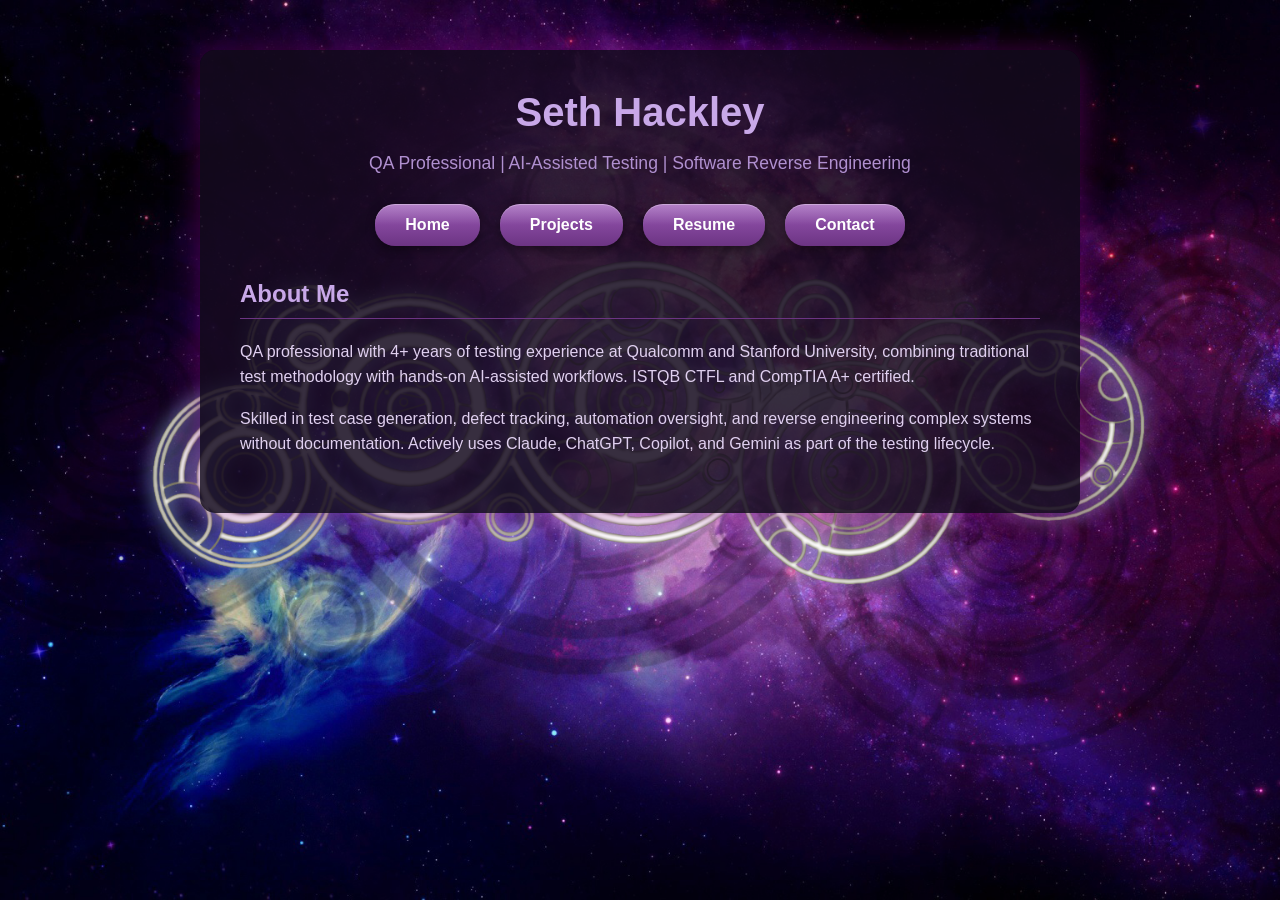
<file: index.html>
<!DOCTYPE html>
<html lang="en">
<head>
    
    <title>Seth Hackley - Portfolio</title>
    <link rel="stylesheet" href="css/style.css">
</head>
<body>
    <div class="content-panel">
        <h1>Seth Hackley</h1>
        <p class="tagline">QA Professional | AI-Assisted Testing | Software Reverse Engineering</p>
    <nav>
    <ul>
        <li><a href="index.html">Home</a></li>
        <li><a href="projects.html">Projects</a></li>
        <li><a href="resume.html">Resume</a></li>
        <li><a href="contact.html">Contact</a></li>
    </ul>
    </nav>
        <div class="bio">
            <h2>About Me</h2>
            <p>QA professional with 4+ years of testing experience at Qualcomm and Stanford University, combining traditional test methodology with hands-on AI-assisted workflows. ISTQB CTFL and CompTIA A+ certified.</p>
            <p>Skilled in test case generation, defect tracking, automation oversight, and reverse engineering complex systems without documentation. Actively uses Claude, ChatGPT, Copilot, and Gemini as part of the testing lifecycle.</p>
        </div>
    </div>
</body>
</html>
</file>
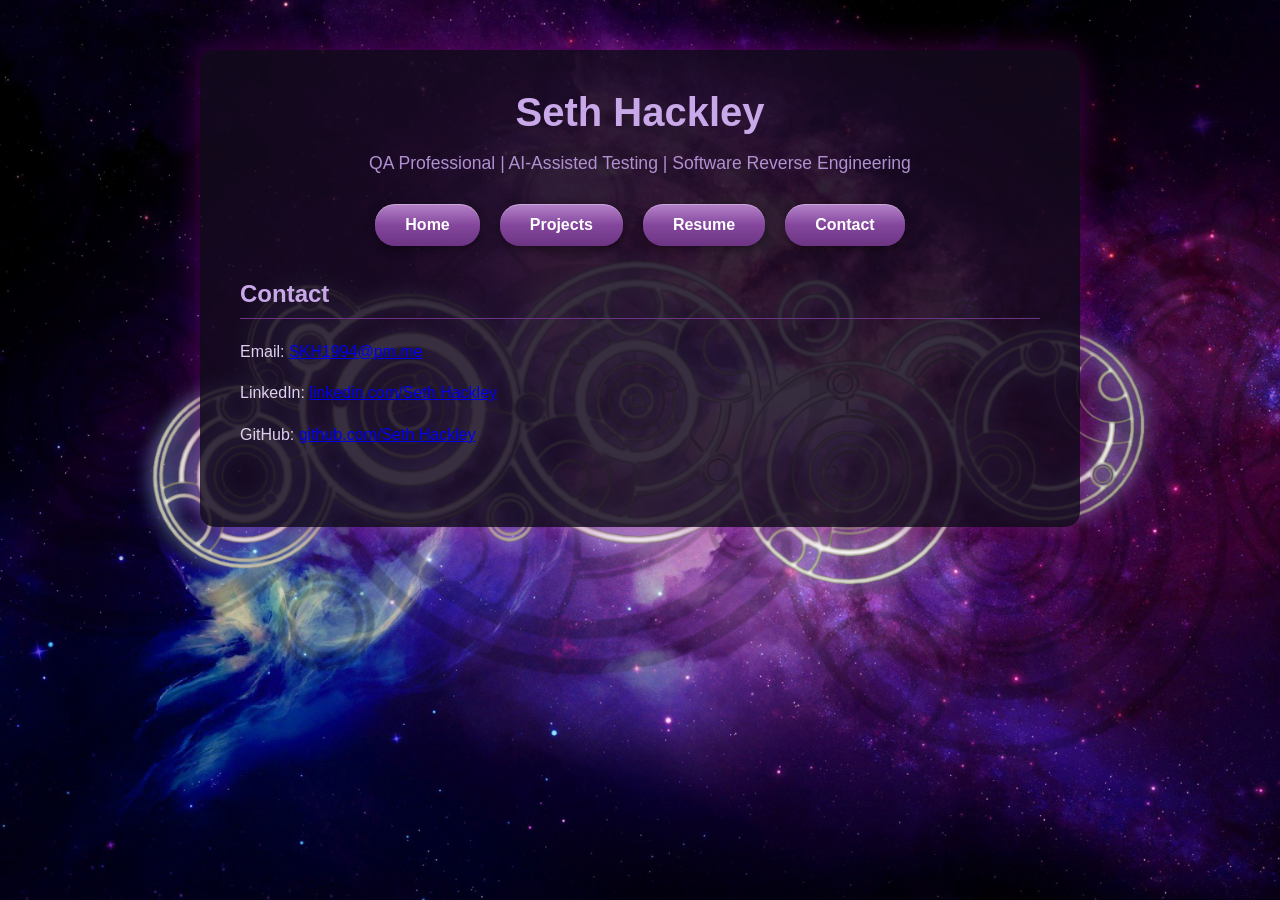
<file: contact.html>
<!DOCTYPE html>
<html lang="en">
<head>
    
    <title>Seth Hackley - Contact</title>
    <link rel="stylesheet" href="css/style.css">
</head>
<body>
    <div class="content-panel">
        <h1>Seth Hackley</h1>
        <p class="tagline">QA Professional | AI-Assisted Testing | Software Reverse Engineering</p>
        <nav>
            <ul>
                <li><a href="index.html">Home</a></li>
                <li><a href="projects.html">Projects</a></li>
                <li><a href="resume.html">Resume</a></li>
                <li><a href="contact.html">Contact</a></li>
            </ul>
        </nav>
        <section id="contact">
        <h2>Contact</h2>
        <p>Email: <a href="mailto:SKH1994@pm.me">SKH1994@pm.me</a></p>
        <p>LinkedIn: <a href="https://www.linkedin.com/in/seth-h-3876a361/" target="_blank" rel="noopener noreferrer">linkedin.com/Seth Hackley</a></p>
<p>GitHub: <a href="https://github.com/sethhackley" target="_blank" rel="noopener noreferrer">github.com/Seth Hackley</a></p>
    </section>
    </div>
</body>
</html>
</file>
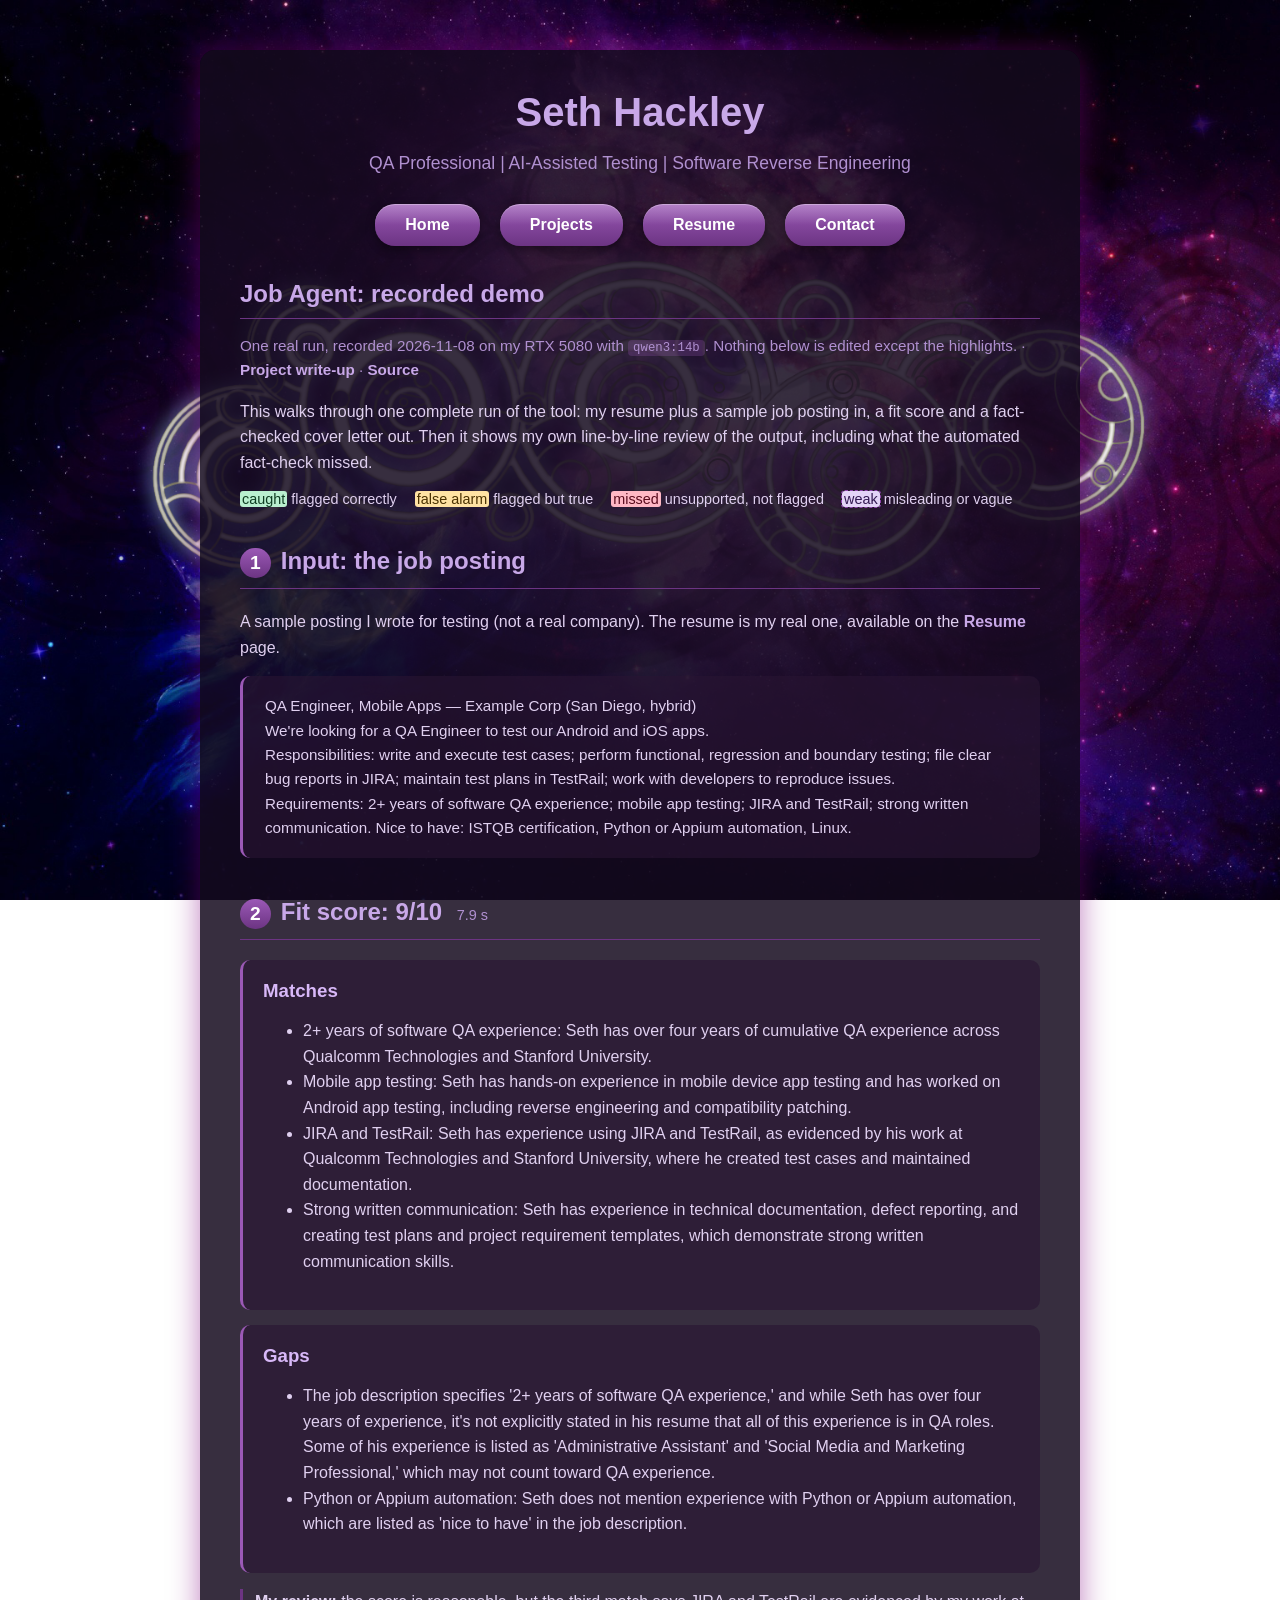
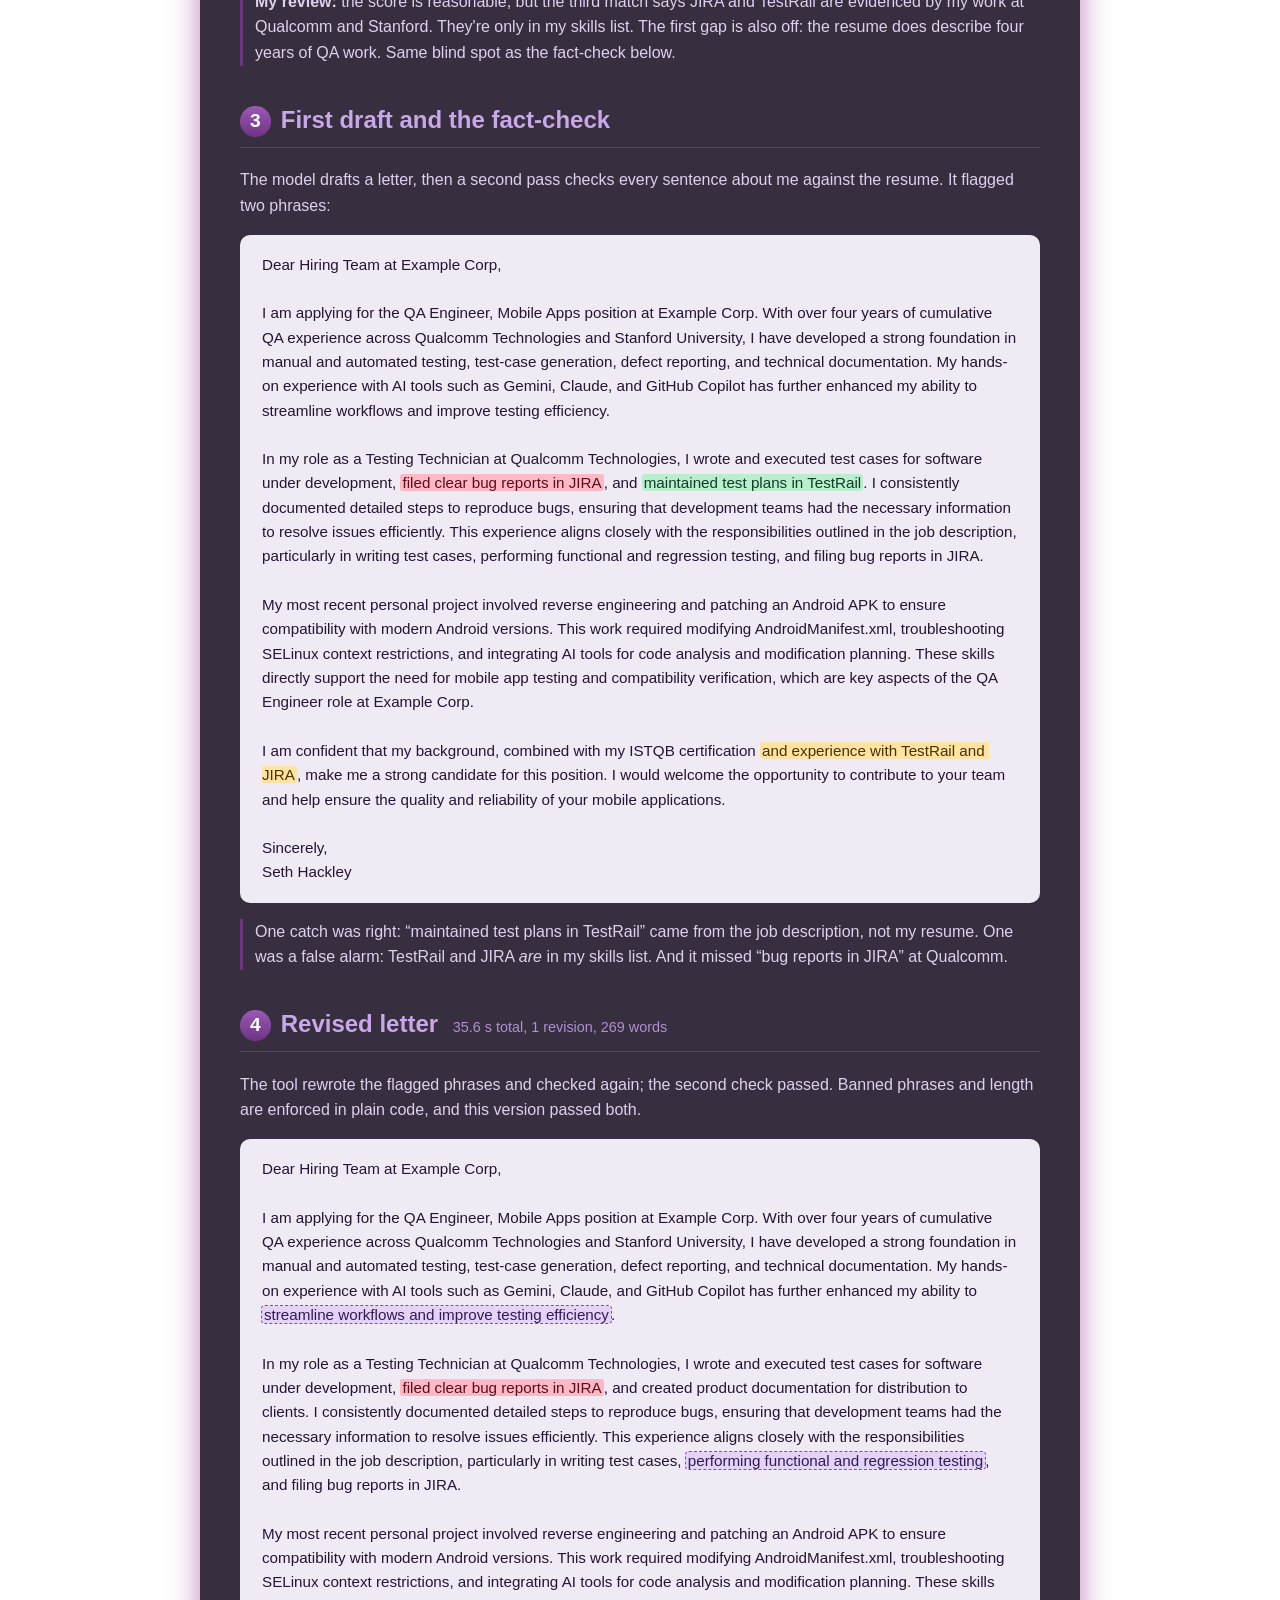
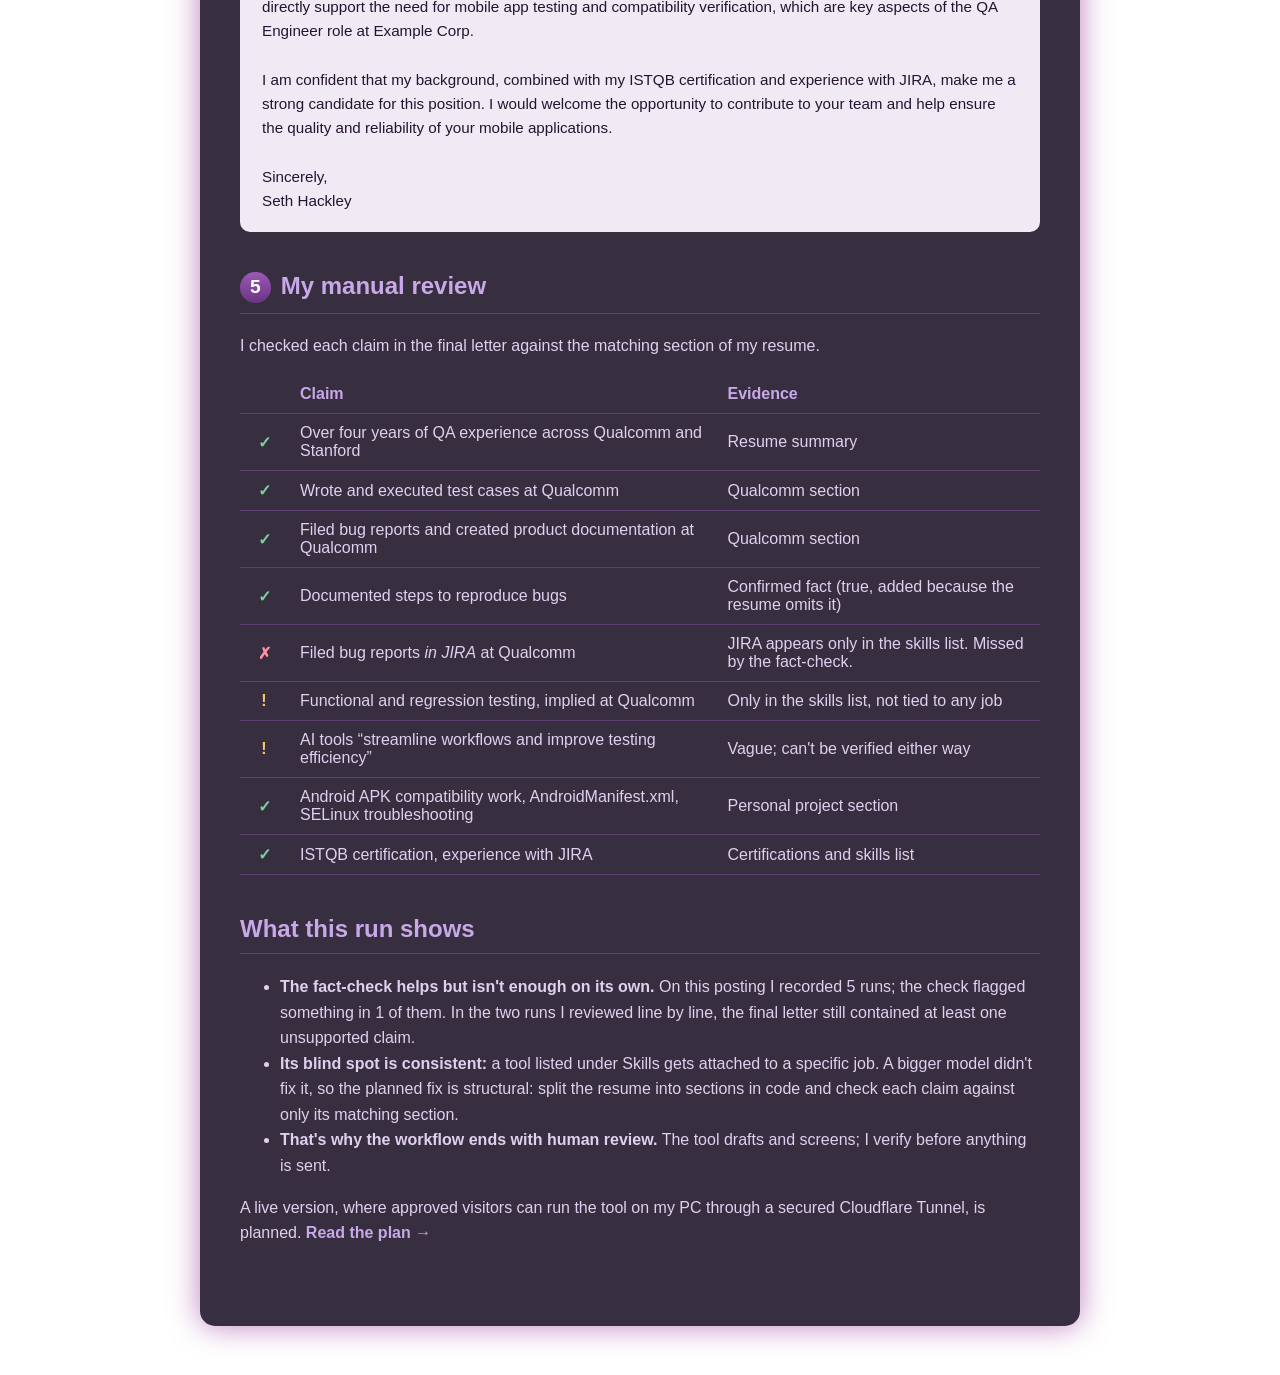
<file: job-agent-demo.html>
<!DOCTYPE html>
<html lang="en">
<head>
    <meta charset="utf-8">
    <meta name="viewport" content="width=device-width, initial-scale=1">
    <title>Seth Hackley - Job Agent Demo</title>
    <link rel="stylesheet" href="css/style.css">
</head>
<body>
    <div class="content-panel">
        <h1>Seth Hackley</h1>
        <p class="tagline">QA Professional | AI-Assisted Testing | Software Reverse Engineering</p>
    <nav>
    <ul>
        <li><a href="index.html">Home</a></li>
        <li><a href="projects.html">Projects</a></li>
        <li><a href="resume.html">Resume</a></li>
        <li><a href="contact.html">Contact</a></li>
    </ul>
    </nav>

        <section>
            <h2>Job Agent: recorded demo</h2>
            <p class="project-meta">One real run, recorded 2026-11-08 on my RTX 5080 with <code>qwen3:14b</code>. Nothing below is edited except the highlights. &middot; <a class="card-link" href="job-agent.html">Project write-up</a> &middot; <a class="card-link" href="https://github.com/sethhackley/job-agent">Source</a></p>
            <p>This walks through one complete run of the tool: my resume plus a sample job posting in, a fit score and a fact-checked cover letter out. Then it shows my own line-by-line review of the output, including what the automated fact-check missed.</p>
            <div class="legend">
                <span><mark class="hl-caught">caught</mark> flagged correctly</span>
                <span><mark class="hl-false">false alarm</mark> flagged but true</span>
                <span><mark class="hl-missed">missed</mark> unsupported, not flagged</span>
                <span><mark class="hl-warn">weak</mark> misleading or vague</span>
            </div>
        </section>

        <section>
            <h2><span class="step">1</span>Input: the job posting</h2>
            <p>A sample posting I wrote for testing (not a real company). The resume is my real one, available on the <a class="card-link" href="resume.html">Resume</a> page.</p>
            <div class="letter-box job">QA Engineer, Mobile Apps — Example Corp (San Diego, hybrid)
We&#x27;re looking for a QA Engineer to test our Android and iOS apps.
Responsibilities: write and execute test cases; perform functional, regression and boundary testing; file clear bug reports in JIRA; maintain test plans in TestRail; work with developers to reproduce issues.
Requirements: 2+ years of software QA experience; mobile app testing; JIRA and TestRail; strong written communication. Nice to have: ISTQB certification, Python or Appium automation, Linux.</div>
        </section>

        <section>
            <h2><span class="step">2</span>Fit score: 9/10 <span class="timing">7.9 s</span></h2>
            <div class="project-card"><h3>Matches</h3><ul class="findings"><li>2+ years of software QA experience: Seth has over four years of cumulative QA experience across Qualcomm Technologies and Stanford University.</li><li>Mobile app testing: Seth has hands-on experience in mobile device app testing and has worked on Android app testing, including reverse engineering and compatibility patching.</li><li>JIRA and TestRail: Seth has experience using JIRA and TestRail, as evidenced by his work at Qualcomm Technologies and Stanford University, where he created test cases and maintained documentation.</li><li>Strong written communication: Seth has experience in technical documentation, defect reporting, and creating test plans and project requirement templates, which demonstrate strong written communication skills.</li></ul></div>
            <div class="project-card"><h3>Gaps</h3><ul class="findings"><li>The job description specifies &#x27;2+ years of software QA experience,&#x27; and while Seth has over four years of experience, it&#x27;s not explicitly stated in his resume that all of this experience is in QA roles. Some of his experience is listed as &#x27;Administrative Assistant&#x27; and &#x27;Social Media and Marketing Professional,&#x27; which may not count toward QA experience.</li><li>Python or Appium automation: Seth does not mention experience with Python or Appium automation, which are listed as &#x27;nice to have&#x27; in the job description.</li></ul></div>
            <p class="note"><strong>My review:</strong> the score is reasonable, but the third match says JIRA and TestRail are evidenced by my work at Qualcomm and Stanford. They're only in my skills list. The first gap is also off: the resume does describe four years of QA work. Same blind spot as the fact-check below.</p>
        </section>

        <section>
            <h2><span class="step">3</span>First draft and the fact-check</h2>
            <p>The model drafts a letter, then a second pass checks every sentence about me against the resume. It flagged two phrases:</p>
            <div class="letter-box">Dear Hiring Team at Example Corp,

I am applying for the QA Engineer, Mobile Apps position at Example Corp. With over four years of cumulative QA experience across Qualcomm Technologies and Stanford University, I have developed a strong foundation in manual and automated testing, test-case generation, defect reporting, and technical documentation. My hands-on experience with AI tools such as Gemini, Claude, and GitHub Copilot has further enhanced my ability to streamline workflows and improve testing efficiency.

In my role as a Testing Technician at Qualcomm Technologies, I wrote and executed test cases for software under development, <mark class="hl-missed" title="Not flagged: missed. JIRA is only in the skills list, not tied to Qualcomm.">filed clear bug reports in JIRA</mark>, and <mark class="hl-caught" title="Flagged by the fact-check: correct. Not on the resume.">maintained test plans in TestRail</mark>. I consistently documented detailed steps to reproduce bugs, ensuring that development teams had the necessary information to resolve issues efficiently. This experience aligns closely with the responsibilities outlined in the job description, particularly in writing test cases, performing functional and regression testing, and filing bug reports in JIRA.

My most recent personal project involved reverse engineering and patching an Android APK to ensure compatibility with modern Android versions. This work required modifying AndroidManifest.xml, troubleshooting SELinux context restrictions, and integrating AI tools for code analysis and modification planning. These skills directly support the need for mobile app testing and compatibility verification, which are key aspects of the QA Engineer role at Example Corp.

I am confident that my background, combined with my ISTQB certification <mark class="hl-false" title="Flagged by the fact-check: false alarm. Both are in the resume&#x27;s skills list.">and experience with TestRail and JIRA</mark>, make me a strong candidate for this position. I would welcome the opportunity to contribute to your team and help ensure the quality and reliability of your mobile applications.

Sincerely,
Seth Hackley</div>
            <p class="note">One catch was right: &ldquo;maintained test plans in TestRail&rdquo; came from the job description, not my resume. One was a false alarm: TestRail and JIRA <em>are</em> in my skills list. And it missed &ldquo;bug reports in JIRA&rdquo; at Qualcomm.</p>
        </section>

        <section>
            <h2><span class="step">4</span>Revised letter <span class="timing">35.6 s total, 1 revision, 269 words</span></h2>
            <p>The tool rewrote the flagged phrases and checked again; the second check passed. Banned phrases and length are enforced in plain code, and this version passed both.</p>
            <div class="letter-box">Dear Hiring Team at Example Corp,

I am applying for the QA Engineer, Mobile Apps position at Example Corp. With over four years of cumulative QA experience across Qualcomm Technologies and Stanford University, I have developed a strong foundation in manual and automated testing, test-case generation, defect reporting, and technical documentation. My hands-on experience with AI tools such as Gemini, Claude, and GitHub Copilot has further enhanced my ability to <mark class="hl-warn" title="Vague claim that can&#x27;t be verified.">streamline workflows and improve testing efficiency</mark>.

In my role as a Testing Technician at Qualcomm Technologies, I wrote and executed test cases for software under development, <mark class="hl-missed" title="Missed by the fact-check: JIRA is only in the skills list.">filed clear bug reports in JIRA</mark>, and created product documentation for distribution to clients. I consistently documented detailed steps to reproduce bugs, ensuring that development teams had the necessary information to resolve issues efficiently. This experience aligns closely with the responsibilities outlined in the job description, particularly in writing test cases, <mark class="hl-warn" title="Implies this was done at Qualcomm; it&#x27;s only in the skills list.">performing functional and regression testing</mark>, and filing bug reports in JIRA.

My most recent personal project involved reverse engineering and patching an Android APK to ensure compatibility with modern Android versions. This work required modifying AndroidManifest.xml, troubleshooting SELinux context restrictions, and integrating AI tools for code analysis and modification planning. These skills directly support the need for mobile app testing and compatibility verification, which are key aspects of the QA Engineer role at Example Corp.

I am confident that my background, combined with my ISTQB certification and experience with JIRA, make me a strong candidate for this position. I would welcome the opportunity to contribute to your team and help ensure the quality and reliability of your mobile applications.

Sincerely,
Seth Hackley</div>
        </section>

        <section>
            <h2><span class="step">5</span>My manual review</h2>
            <p>I checked each claim in the final letter against the matching section of my resume.</p>
            <div class="table-wrap">
            <table class="results review">
                <thead><tr><th></th><th>Claim</th><th>Evidence</th></tr></thead>
                <tbody>
<tr><td class="st st-ok">&#10003;</td><td>Over four years of QA experience across Qualcomm and Stanford</td><td>Resume summary</td></tr>
<tr><td class="st st-ok">&#10003;</td><td>Wrote and executed test cases at Qualcomm</td><td>Qualcomm section</td></tr>
<tr><td class="st st-ok">&#10003;</td><td>Filed bug reports and created product documentation at Qualcomm</td><td>Qualcomm section</td></tr>
<tr><td class="st st-ok">&#10003;</td><td>Documented steps to reproduce bugs</td><td>Confirmed fact (true, added because the resume omits it)</td></tr>
<tr><td class="st st-miss">&#10007;</td><td>Filed bug reports <em>in JIRA</em> at Qualcomm</td><td>JIRA appears only in the skills list. Missed by the fact-check.</td></tr>
<tr><td class="st st-warn">!</td><td>Functional and regression testing, implied at Qualcomm</td><td>Only in the skills list, not tied to any job</td></tr>
<tr><td class="st st-warn">!</td><td>AI tools “streamline workflows and improve testing efficiency”</td><td>Vague; can&#x27;t be verified either way</td></tr>
<tr><td class="st st-ok">&#10003;</td><td>Android APK compatibility work, AndroidManifest.xml, SELinux troubleshooting</td><td>Personal project section</td></tr>
<tr><td class="st st-ok">&#10003;</td><td>ISTQB certification, experience with JIRA</td><td>Certifications and skills list</td></tr>
                </tbody>
            </table>
            </div>
        </section>

        <section>
            <h2>What this run shows</h2>
            <ul class="findings">
                <li><strong>The fact-check helps but isn't enough on its own.</strong> On this posting I recorded 5 runs; the check flagged something in 1 of them. In the two runs I reviewed line by line, the final letter still contained at least one unsupported claim.</li>
                <li><strong>Its blind spot is consistent:</strong> a tool listed under Skills gets attached to a specific job. A bigger model didn't fix it, so the planned fix is structural: split the resume into sections in code and check each claim against only its matching section.</li>
                <li><strong>That's why the workflow ends with human review.</strong> The tool drafts and screens; I verify before anything is sent.</li>
            </ul>
            <p>A live version, where approved visitors can run the tool on my PC through a secured Cloudflare Tunnel, is planned. <a class="card-link" href="https://github.com/sethhackley/job-agent/blob/main/docs/live-demo-plan.md">Read the plan &rarr;</a></p>
        </section>
    </div>
</body>
</html>
</file>
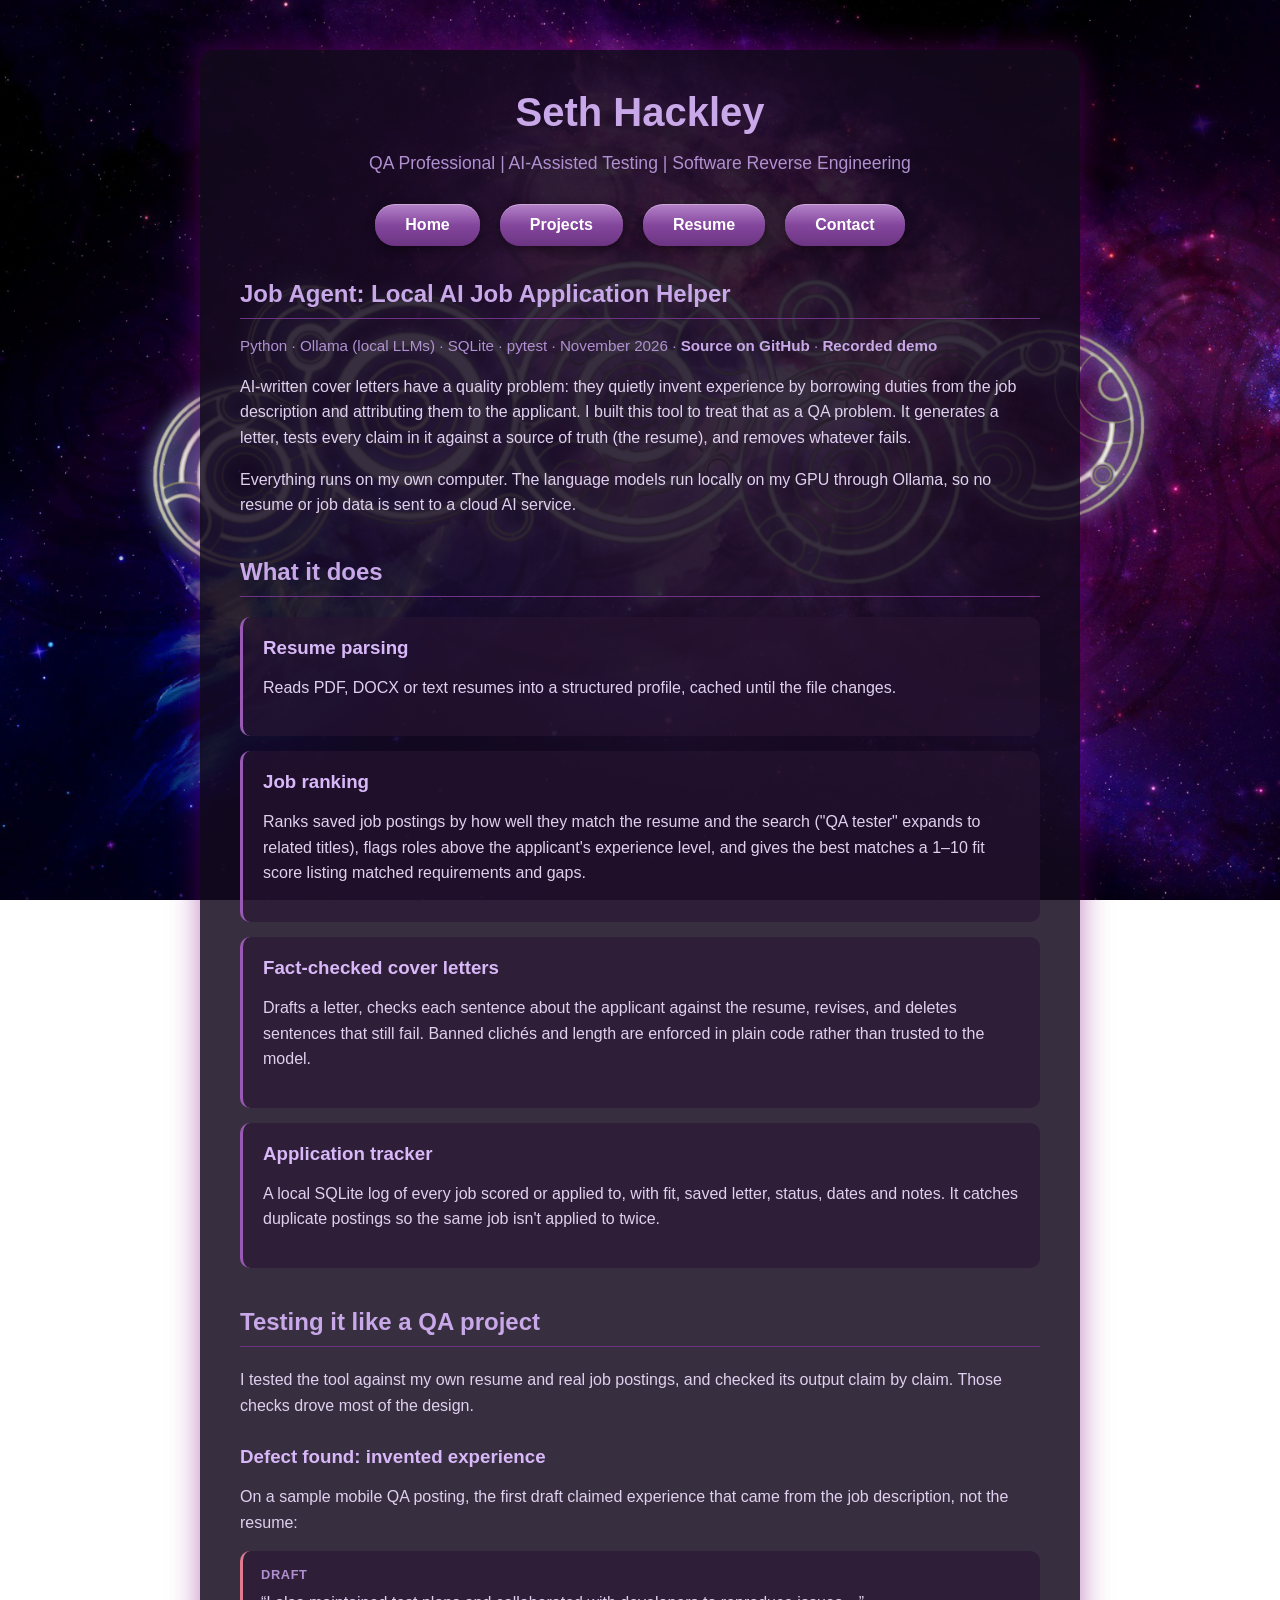
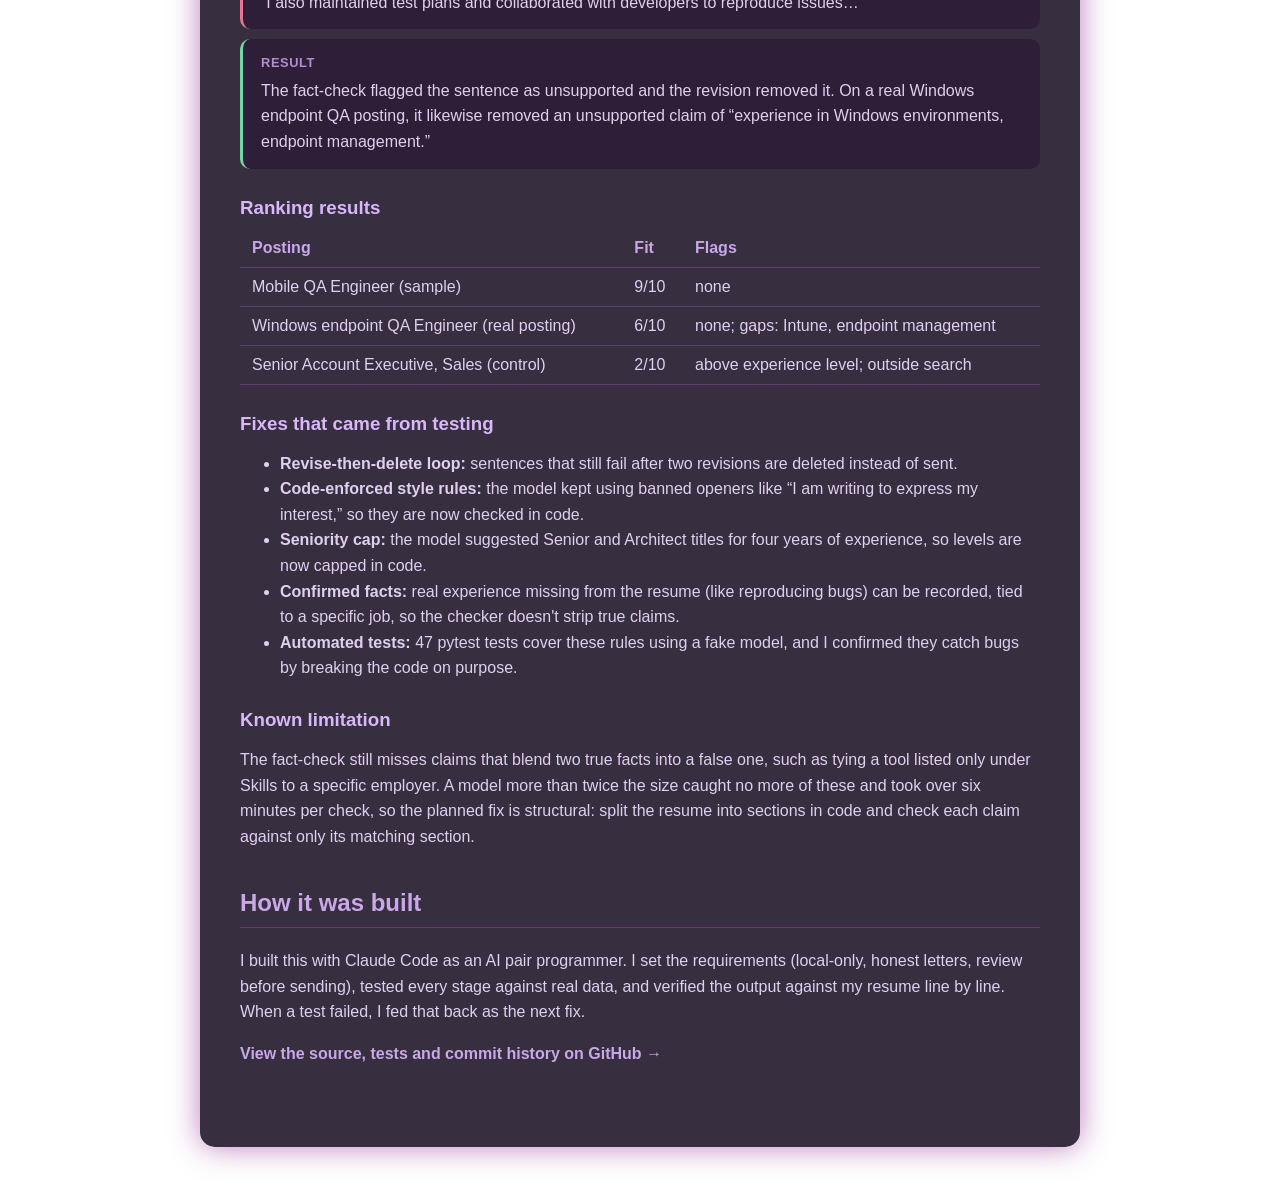
<file: job-agent.html>
<!DOCTYPE html>
<html lang="en">
<head>
    <meta charset="utf-8">
    <meta name="viewport" content="width=device-width, initial-scale=1">
    <title>Seth Hackley - Job Agent Project</title>
    <link rel="stylesheet" href="css/style.css">
</head>
<body>
    <div class="content-panel">
        <h1>Seth Hackley</h1>
        <p class="tagline">QA Professional | AI-Assisted Testing | Software Reverse Engineering</p>
    <nav>
    <ul>
        <li><a href="index.html">Home</a></li>
        <li><a href="projects.html">Projects</a></li>
        <li><a href="resume.html">Resume</a></li>
        <li><a href="contact.html">Contact</a></li>
    </ul>
    </nav>

        <section id="job-agent">
            <h2>Job Agent: Local AI Job Application Helper</h2>
            <p class="project-meta">Python &middot; Ollama (local LLMs) &middot; SQLite &middot; pytest &middot; November 2026 &middot; <a class="card-link" href="https://github.com/sethhackley/job-agent">Source on GitHub</a> &middot; <a class="card-link" href="job-agent-demo.html">Recorded demo</a></p>

            <p>AI-written cover letters have a quality problem: they quietly invent experience by borrowing duties from the job description and attributing them to the applicant. I built this tool to treat that as a QA problem. It generates a letter, tests every claim in it against a source of truth (the resume), and removes whatever fails.</p>
            <p>Everything runs on my own computer. The language models run locally on my GPU through Ollama, so no resume or job data is sent to a cloud AI service.</p>
        </section>

        <section>
            <h2>What it does</h2>
            <div class="project-card">
                <h3>Resume parsing</h3>
                <p>Reads PDF, DOCX or text resumes into a structured profile, cached until the file changes.</p>
            </div>
            <div class="project-card">
                <h3>Job ranking</h3>
                <p>Ranks saved job postings by how well they match the resume and the search ("QA tester" expands to related titles), flags roles above the applicant's experience level, and gives the best matches a 1&ndash;10 fit score listing matched requirements and gaps.</p>
            </div>
            <div class="project-card">
                <h3>Fact-checked cover letters</h3>
                <p>Drafts a letter, checks each sentence about the applicant against the resume, revises, and deletes sentences that still fail. Banned clich&eacute;s and length are enforced in plain code rather than trusted to the model.</p>
            </div>
            <div class="project-card">
                <h3>Application tracker</h3>
                <p>A local SQLite log of every job scored or applied to, with fit, saved letter, status, dates and notes. It catches duplicate postings so the same job isn't applied to twice.</p>
            </div>
        </section>

        <section>
            <h2>Testing it like a QA project</h2>
            <p>I tested the tool against my own resume and real job postings, and checked its output claim by claim. Those checks drove most of the design.</p>

            <h3 class="sub">Defect found: invented experience</h3>
            <p>On a sample mobile QA posting, the first draft claimed experience that came from the job description, not the resume:</p>
            <div class="example bad"><span class="label">Draft</span>&ldquo;I also maintained test plans and collaborated with developers to reproduce issues&hellip;&rdquo;</div>
            <div class="example good"><span class="label">Result</span>The fact-check flagged the sentence as unsupported and the revision removed it. On a real Windows endpoint QA posting, it likewise removed an unsupported claim of &ldquo;experience in Windows environments, endpoint management.&rdquo;</div>

            <h3 class="sub">Ranking results</h3>
            <div class="table-wrap">
            <table class="results">
                <thead><tr><th>Posting</th><th>Fit</th><th>Flags</th></tr></thead>
                <tbody>
                    <tr><td>Mobile QA Engineer (sample)</td><td>9/10</td><td>none</td></tr>
                    <tr><td>Windows endpoint QA Engineer (real posting)</td><td>6/10</td><td>none; gaps: Intune, endpoint management</td></tr>
                    <tr><td>Senior Account Executive, Sales (control)</td><td>2/10</td><td>above experience level; outside search</td></tr>
                </tbody>
            </table>
            </div>

            <h3 class="sub">Fixes that came from testing</h3>
            <ul class="findings">
                <li><strong>Revise-then-delete loop:</strong> sentences that still fail after two revisions are deleted instead of sent.</li>
                <li><strong>Code-enforced style rules:</strong> the model kept using banned openers like &ldquo;I am writing to express my interest,&rdquo; so they are now checked in code.</li>
                <li><strong>Seniority cap:</strong> the model suggested Senior and Architect titles for four years of experience, so levels are now capped in code.</li>
                <li><strong>Confirmed facts:</strong> real experience missing from the resume (like reproducing bugs) can be recorded, tied to a specific job, so the checker doesn't strip true claims.</li>
                <li><strong>Automated tests:</strong> 47 pytest tests cover these rules using a fake model, and I confirmed they catch bugs by breaking the code on purpose.</li>
            </ul>

            <h3 class="sub">Known limitation</h3>
            <p>The fact-check still misses claims that blend two true facts into a false one, such as tying a tool listed only under Skills to a specific employer. A model more than twice the size caught no more of these and took over six minutes per check, so the planned fix is structural: split the resume into sections in code and check each claim against only its matching section.</p>
        </section>

        <section>
            <h2>How it was built</h2>
            <p>I built this with Claude Code as an AI pair programmer. I set the requirements (local-only, honest letters, review before sending), tested every stage against real data, and verified the output against my resume line by line. When a test failed, I fed that back as the next fix.</p>
            <p><a class="card-link" href="https://github.com/sethhackley/job-agent">View the source, tests and commit history on GitHub &rarr;</a></p>
        </section>
    </div>
</body>
</html>
</file>
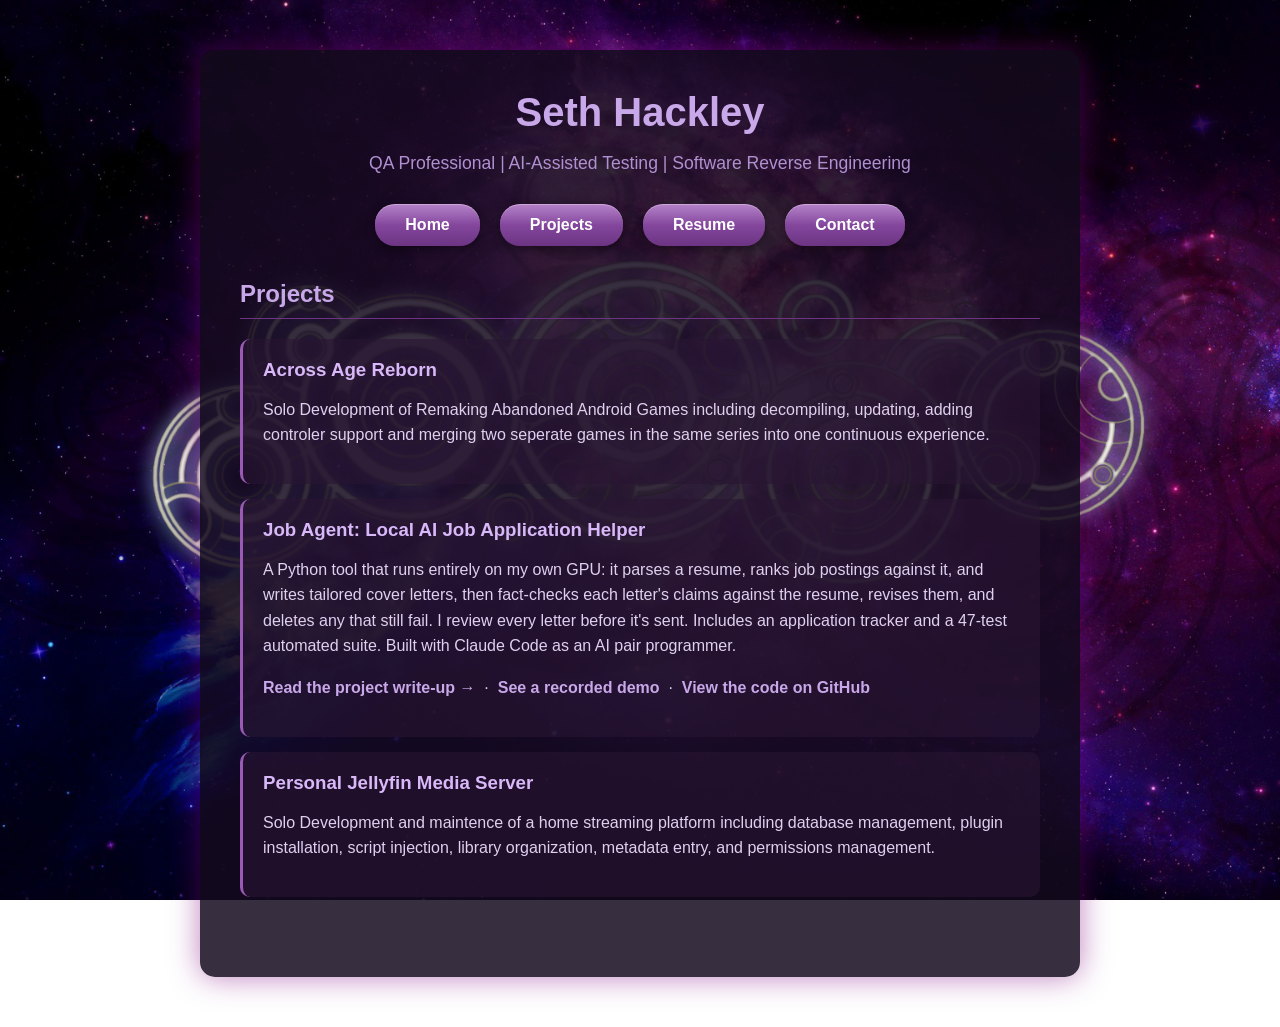
<file: projects.html>
<!DOCTYPE html>
<html lang="en">
<head>
    
    
    <title>Seth Hackley - Projects</title>
    <link rel="stylesheet" href="css/style.css">
</head>
<body>
    <div class="content-panel">
        <h1>Seth Hackley</h1>
        <p class="tagline">QA Professional | AI-Assisted Testing | Software Reverse Engineering</p>
    <nav>
    <ul>
        <li><a href="index.html">Home</a></li>
        <li><a href="projects.html">Projects</a></li>
        <li><a href="resume.html">Resume</a></li>
        <li><a href="contact.html">Contact</a></li>
    </ul>
    </nav>
        <section id="projects">
            <h2>Projects</h2>
           <div class="project-card">
        <h3>Across Age Reborn</h3>
        <p>Solo Development of Remaking Abandoned Android Games including decompiling, updating, adding controler support and merging two seperate games in the same series into one continuous experience.</p>
    </div>

    <div class="project-card">
        <h3>Job Agent: Local AI Job Application Helper</h3>
        <p>A Python tool that runs entirely on my own GPU: it parses a resume, ranks job postings against it, and writes tailored cover letters, then fact-checks each letter's claims against the resume, revises them, and deletes any that still fail. I review every letter before it's sent. Includes an application tracker and a 47-test automated suite. Built with Claude Code as an AI pair programmer.</p>
        <p><a class="card-link" href="job-agent.html">Read the project write-up &rarr;</a> &nbsp;&middot;&nbsp; <a class="card-link" href="job-agent-demo.html">See a recorded demo</a> &nbsp;&middot;&nbsp; <a class="card-link" href="https://github.com/sethhackley/job-agent">View the code on GitHub</a></p>
    </div>

    <div class="project-card">
        <h3>Personal Jellyfin Media Server</h3>
        <p>Solo Development and maintence of a home streaming platform including database management, plugin installation, script injection, library organization, metadata entry, and permissions management.</p>
    </div>
        </section>
    </div>
</body>
</html>
</file>
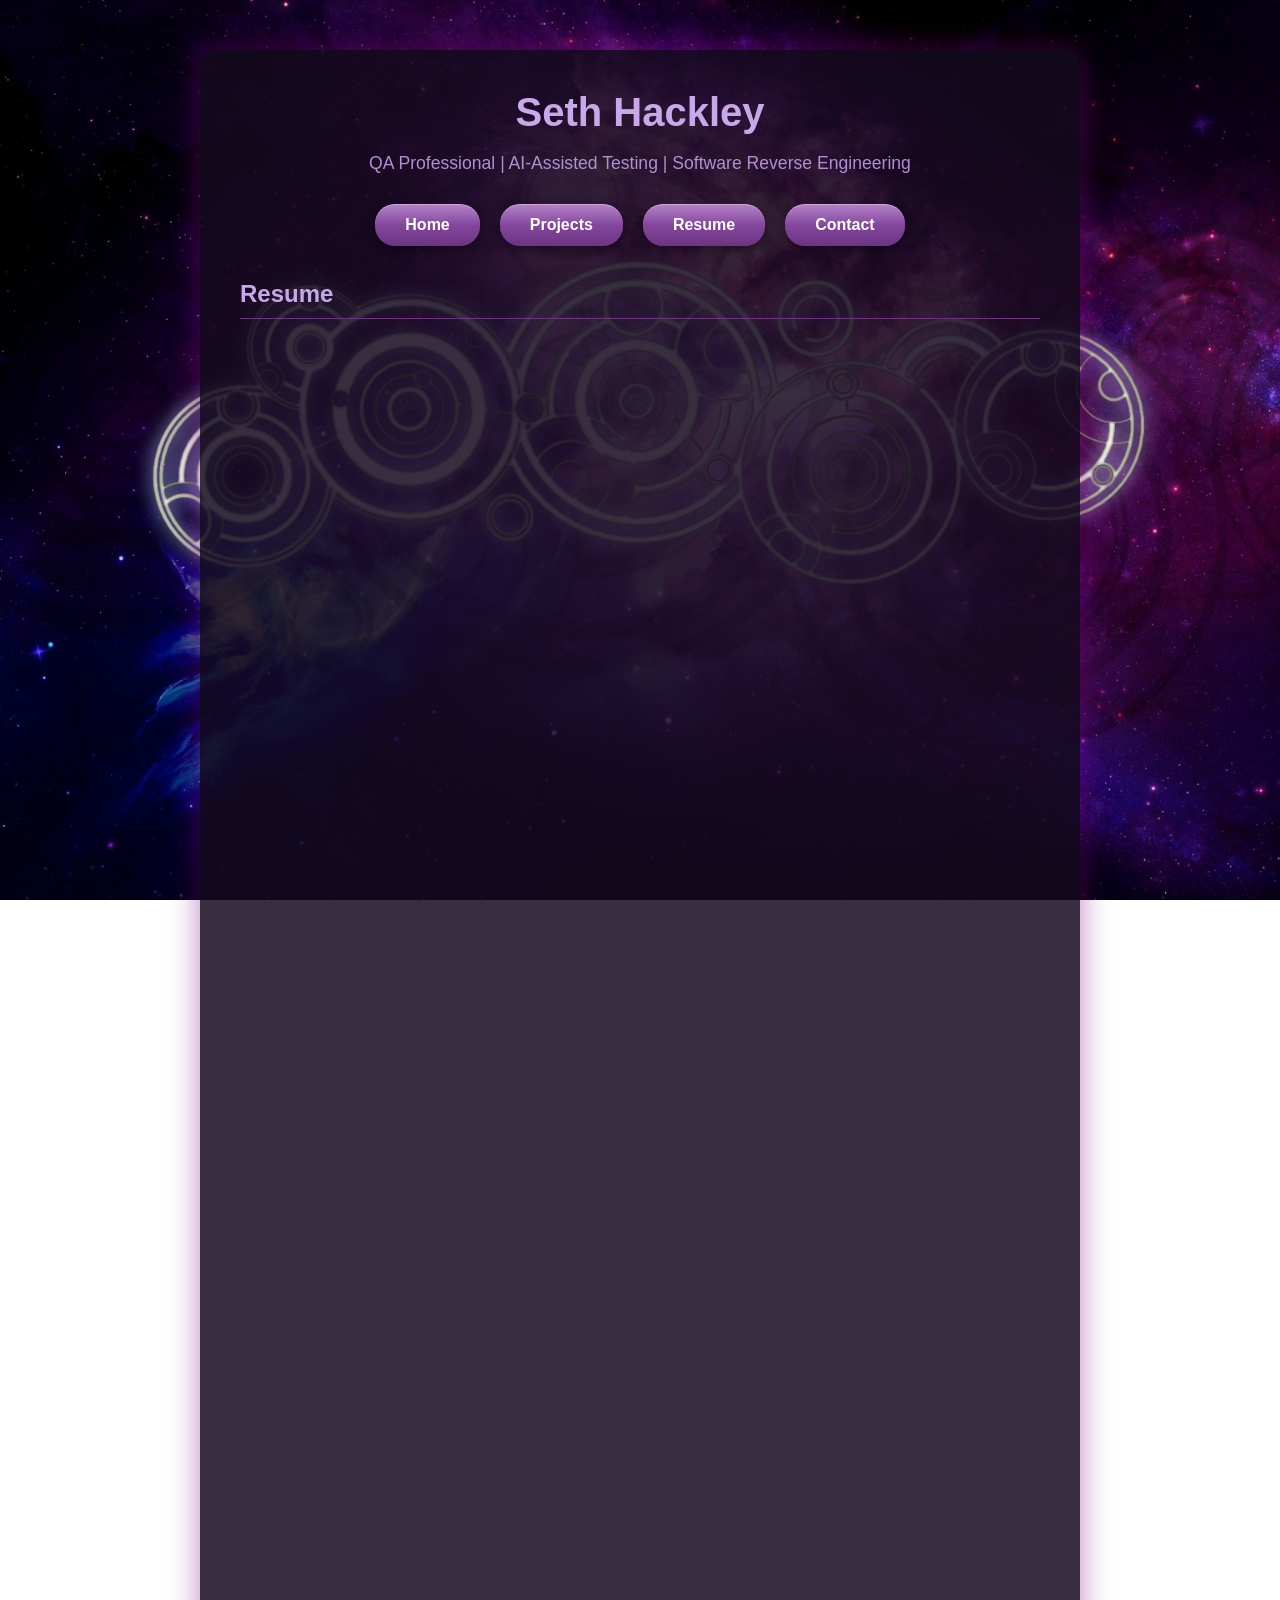
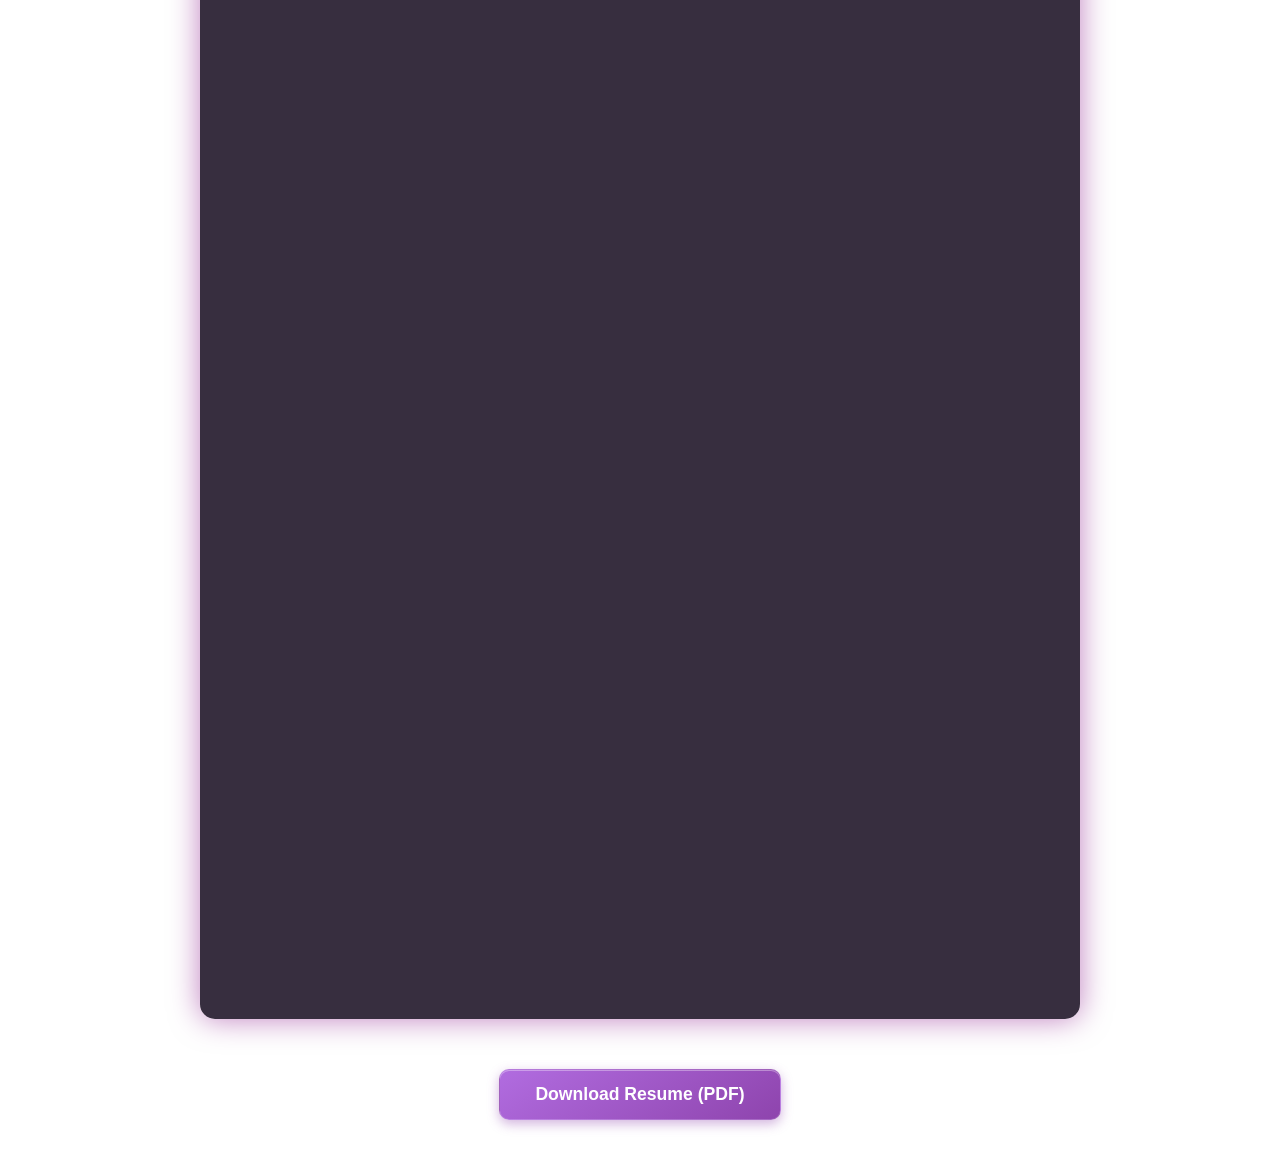
<file: resume.html>
<!DOCTYPE html>
<html lang="en">
<head>
    <title>Seth Hackley - Resume</title>
    <link rel="stylesheet" href="css/style.css">
</head>
<body>
    <div class="content-panel">
        <h1>Seth Hackley</h1>
        <p class="tagline">QA Professional | AI-Assisted Testing | Software Reverse Engineering</p>

        <nav>
            <ul>
                <li><a href="index.html">Home</a></li>
                <li><a href="projects.html">Projects</a></li>
                <li><a href="resume.html">Resume</a></li>
                <li><a href="contact.html">Contact</a></li>
            </ul>
        </nav>

        <section id="resume">
            <h2>Resume</h2>

                <div class="pdf-container">
                    <iframe 
                        src="files/Seth%20Hackley%20Tech%20Resume%2011-3-26.pdf#toolbar=0&navpanes=0&scrollbar=0"
                        width="100%"
                        height="2200px"
                        style="border: none; border-radius: 8px; display: block;"
                        scrolling="no">
                            <p>Your browser doesn't support embedded PDFs.
                                <a href="files/Seth%20Hackley%20Tech%20Resume%2011-3-26.pdf">Download the resume instead</a>.
                            </p>
                                </iframe>
                </div>
        </section>
    </div>

    <!-- Download button below the content panel -->
    <div class="download-wrapper">
        <a href="files/Seth%20Hackley%20Tech%20Resume%2011-3-26.pdf" 
           class="download-btn" 
           download>
            Download Resume (PDF)
        </a>
    </div>
</body>
</html>
</file>
<file: css/style.css>
body {
    margin: 0;
    padding: 0;
    background-image: url('../images/background_purple.png');
    background-size: cover;
    background-position: center;
    background-attachment: fixed;
    font-family: 'Segoe UI', Arial, sans-serif;
    color: #ffffff;
}

.content-panel {
    max-width: 800px;
    margin: 50px auto;
    padding: 40px;
    background-color: rgba(20, 10, 30, 0.85);
    border-radius: 15px;
    box-shadow: 0 0 30px rgba(128, 0, 128, 0.5);
}

h1 {
    font-size: 2.5em;
    margin: 0;
    text-align: center;
    color: #c8a8e8;
}

.tagline {
    text-align: center;
    font-size: 1.1em;
    color: #b090d0;
    margin-bottom: 30px;
}

nav {
    text-align: center;
    margin-bottom: 30px;
    display: flex;
    justify-content: center;
    gap: 20px;
}

nav a {
    display: inline-block;
    padding: 12px 30px;
    background: linear-gradient(to bottom, #9b59b6, #6c3483);
    color: white;
    text-decoration: none;
    border-radius: 20px;
    box-shadow: 0 3px 10px rgba(0, 0, 0, 0.4), inset 0 1px 0 rgba(255, 255, 255, 0.3);
    font-weight: bold;
    transition: transform 0.1s, box-shadow 0.2s;
    position: relative;
    overflow: hidden;
}

nav a::before {
    content: '';
    position: absolute;
    top: 0;
    left: 0;
    right: 0;
    height: 50%;
    background: linear-gradient(to bottom, rgba(255, 255, 255, 0.25), transparent);
    border-radius: 20px 20px 0 0;
    pointer-events: none;
}

nav a:hover {
    background: linear-gradient(to bottom, #b370cc, #8e44ad);
    transform: translateY(-2px);
    box-shadow: 0 5px 15px rgba(128, 0, 128, 0.6), inset 0 1px 0 rgba(255, 255, 255, 0.4);
}

nav a:active {
    transform: translateY(0);
    box-shadow: 0 1px 5px rgba(0, 0, 0, 0.4), inset 0 1px 0 rgba(255, 255, 255, 0.2);
}

nav ul {
    list-style: none;
    padding: 0;
    margin: 0;
    display: flex;
    justify-content: center;
    gap: 20px;
}

nav li {
    list-style: none;
}

.bio h2 {
    color: #c8a8e8;
    border-bottom: 1px solid #6c3483;
    padding-bottom: 10px;
}

.bio p {
    line-height: 1.6;
    color: #e0d0f0;
}
section {
    margin-bottom: 40px;
    scroll-margin-top: 20px;
}

section h2 {
    color: #c8a8e8;
    border-bottom: 1px solid #6c3483;
    padding-bottom: 10px;
}

.project-card {
    background-color: rgba(40, 20, 50, 0.6);
    border-radius: 10px;
    padding: 20px;
    margin-bottom: 15px;
    border-left: 3px solid #9b59b6;
}

.project-card h3 {
    color: #d8b8f8;
    margin: 0 0 10px 0;
}

.resume-link, .contact-link {
    color: #c8a8e8;
    text-decoration: none;
}

.resume-link:hover, .contact-link:hover {
    color: #e0c8ff;
    text-decoration: underline;
}
/* Download button section */
.download-wrapper {
    text-align: center;
    margin: 2.5rem 0 3rem;
}

.download-btn {
    display: inline-block;
    padding: 0.9rem 2.2rem;
    background: linear-gradient(145deg, #b16ce0, #8e44ad);
    color: white;
    text-decoration: none;
    font-weight: 600;
    font-size: 1.1rem;
    border-radius: 10px;
    box-shadow: 
        0 4px 12px rgba(142, 68, 173, 0.4),
        inset 0 1px 0 rgba(255, 255, 255, 0.35);
    transition: all 0.25s ease;
    border: 1px solid rgba(255, 255, 255, 0.15);
}

.download-btn:hover {
    background: linear-gradient(145deg, #c07eeb, #9b59b6);
    transform: translateY(-3px);
    box-shadow: 
        0 8px 20px rgba(142, 68, 173, 0.5),
        inset 0 1px 0 rgba(255, 255, 255, 0.45);
}

.download-btn:active {
    transform: translateY(-1px);
}

.pdf-container {
    width: 100%;
    overflow: hidden;          /* tries to clip inner scrollbar */
    border-radius: 8px;
}

.pdf-container iframe {
    display: block;
    border: none;
    overflow: hidden;          /* another attempt to hide scrollbar */
}
/* Project write-up pages */
.card-link {
    color: #c8a8e8;
    text-decoration: none;
    font-weight: 600;
}

.card-link:hover {
    color: #e0c8ff;
    text-decoration: underline;
}

.project-meta {
    color: #b090d0;
    font-size: 0.95em;
    margin-top: -5px;
}

section p, .findings li {
    line-height: 1.6;
    color: #e0d0f0;
}

h3.sub {
    color: #d8b8f8;
    margin: 28px 0 10px;
}

.example {
    background-color: rgba(40, 20, 50, 0.6);
    border-radius: 10px;
    padding: 14px 18px;
    margin: 10px 0;
    line-height: 1.6;
    color: #e0d0f0;
}

.example.bad { border-left: 3px solid #e07a8e; }
.example.good { border-left: 3px solid #7ad0a0; }

.example .label {
    display: block;
    font-size: 0.8em;
    font-weight: 700;
    letter-spacing: 0.05em;
    text-transform: uppercase;
    color: #b090d0;
    margin-bottom: 4px;
}

.table-wrap {
    overflow-x: auto;
}

table.results {
    width: 100%;
    border-collapse: collapse;
    color: #e0d0f0;
}

table.results th, table.results td {
    text-align: left;
    padding: 10px 12px;
    border-bottom: 1px solid rgba(155, 89, 182, 0.4);
}

table.results th {
    color: #c8a8e8;
}

@media (max-width: 600px) {
    .content-panel { margin: 20px 12px; padding: 22px 18px; }
    nav ul { flex-wrap: wrap; gap: 10px; }
    nav a { padding: 10px 20px; }
}

/* Recorded demo page */
.letter-box {
    background-color: rgba(250, 245, 255, 0.95);
    color: #241530;
    border-radius: 10px;
    padding: 18px 22px;
    white-space: pre-wrap;
    line-height: 1.6;
    font-size: 0.95em;
    margin: 12px 0;
}

.letter-box.job {
    background-color: rgba(40, 20, 50, 0.6);
    color: #e0d0f0;
    border-left: 3px solid #9b59b6;
}

mark {
    border-radius: 3px;
    padding: 0 2px;
    color: inherit;
}

mark.hl-caught { background: #b9efcf; color: #0f3d22; }
mark.hl-false  { background: #ffe3a3; color: #4a3200; }
mark.hl-missed { background: #ffb8c4; color: #5a0c1d; }
mark.hl-warn   { background: #e3d3f7; color: #331a52; outline: 1px dashed #8e44ad; }

.legend {
    display: flex;
    flex-wrap: wrap;
    gap: 8px 18px;
    font-size: 0.9em;
    color: #e0d0f0;
}

.step {
    display: inline-block;
    width: 1.6em;
    height: 1.6em;
    line-height: 1.6em;
    text-align: center;
    border-radius: 50%;
    background: linear-gradient(to bottom, #9b59b6, #6c3483);
    color: #fff;
    font-size: 0.8em;
    margin-right: 10px;
    vertical-align: middle;
}

.timing {
    font-size: 0.6em;
    font-weight: normal;
    color: #b090d0;
    margin-left: 8px;
}

.note {
    border-left: 3px solid #6c3483;
    padding-left: 12px;
}

table.review td.st {
    font-weight: 700;
    text-align: center;
    width: 1.5em;
}

.st-ok { color: #7ad0a0; }
.st-miss { color: #ff8fa3; }
.st-warn { color: #f5c66b; }

code {
    background: rgba(155, 89, 182, 0.25);
    border-radius: 4px;
    padding: 1px 5px;
}
</file>
